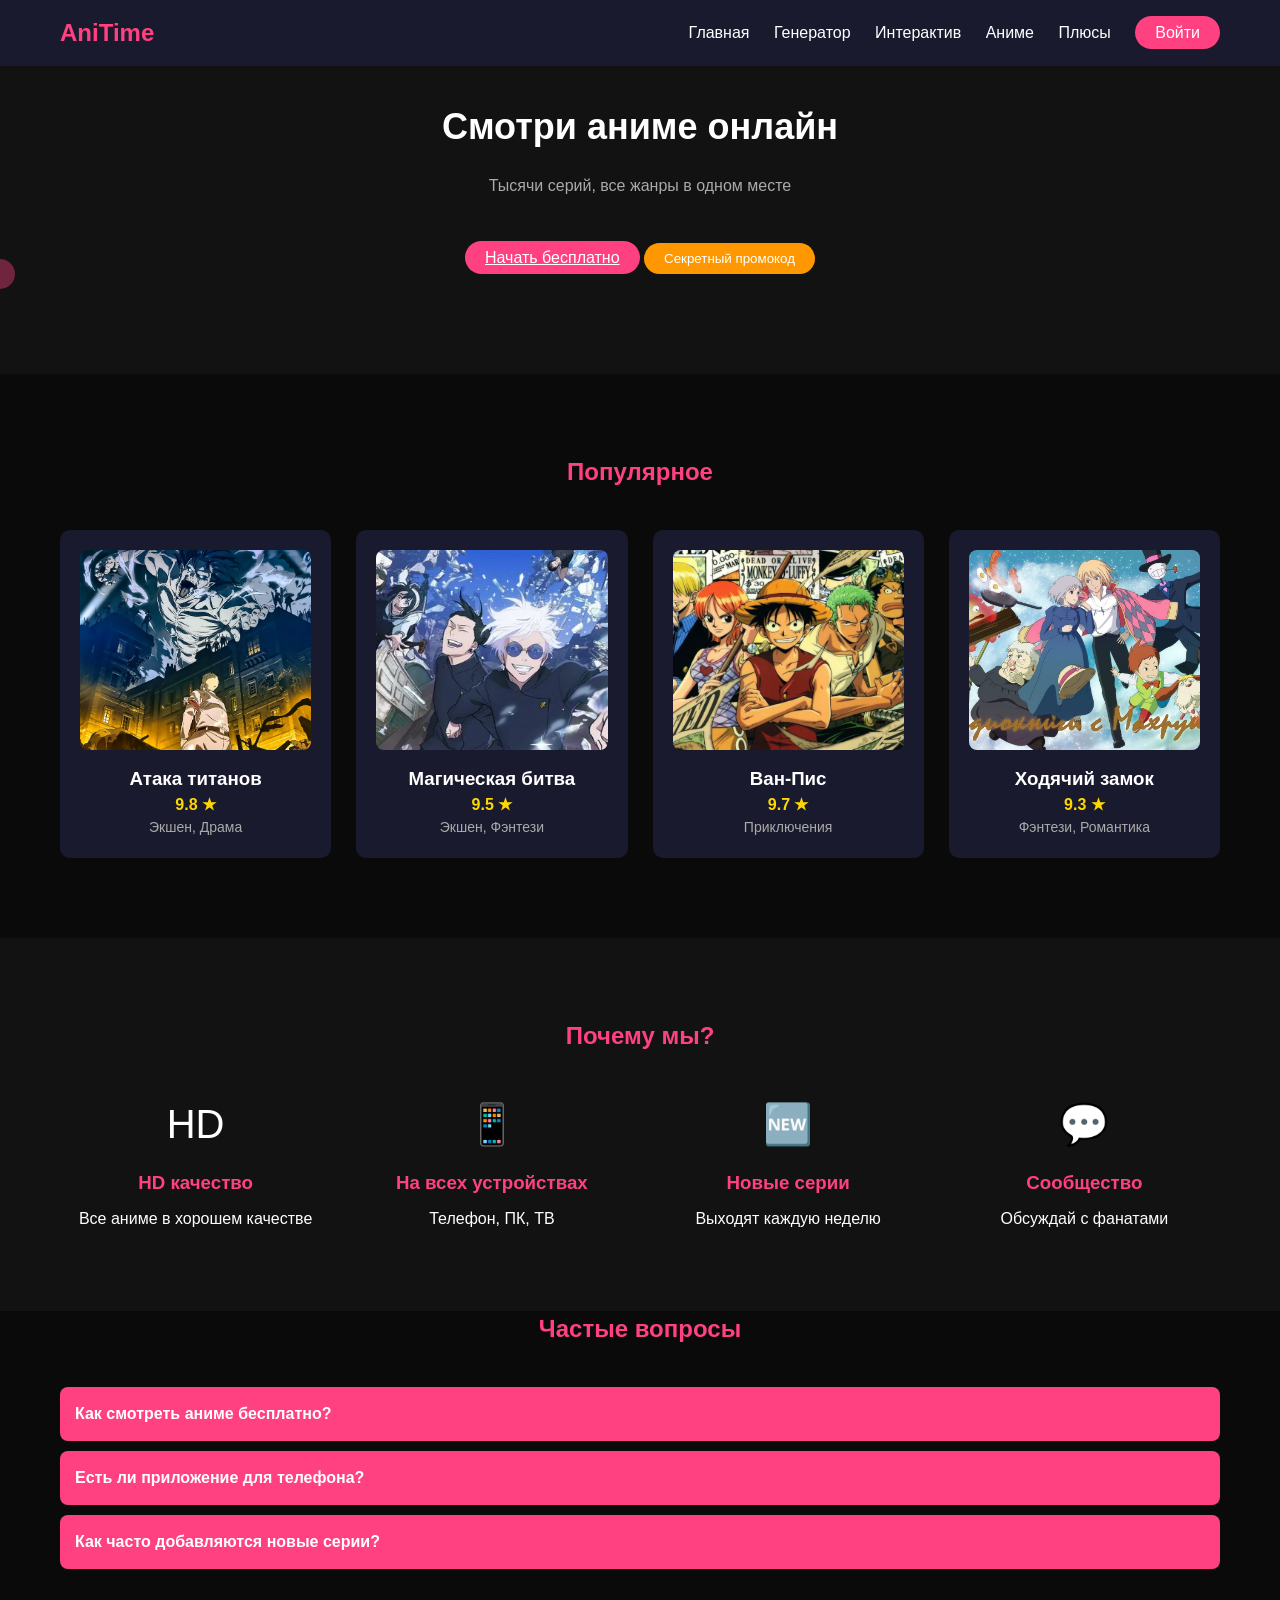
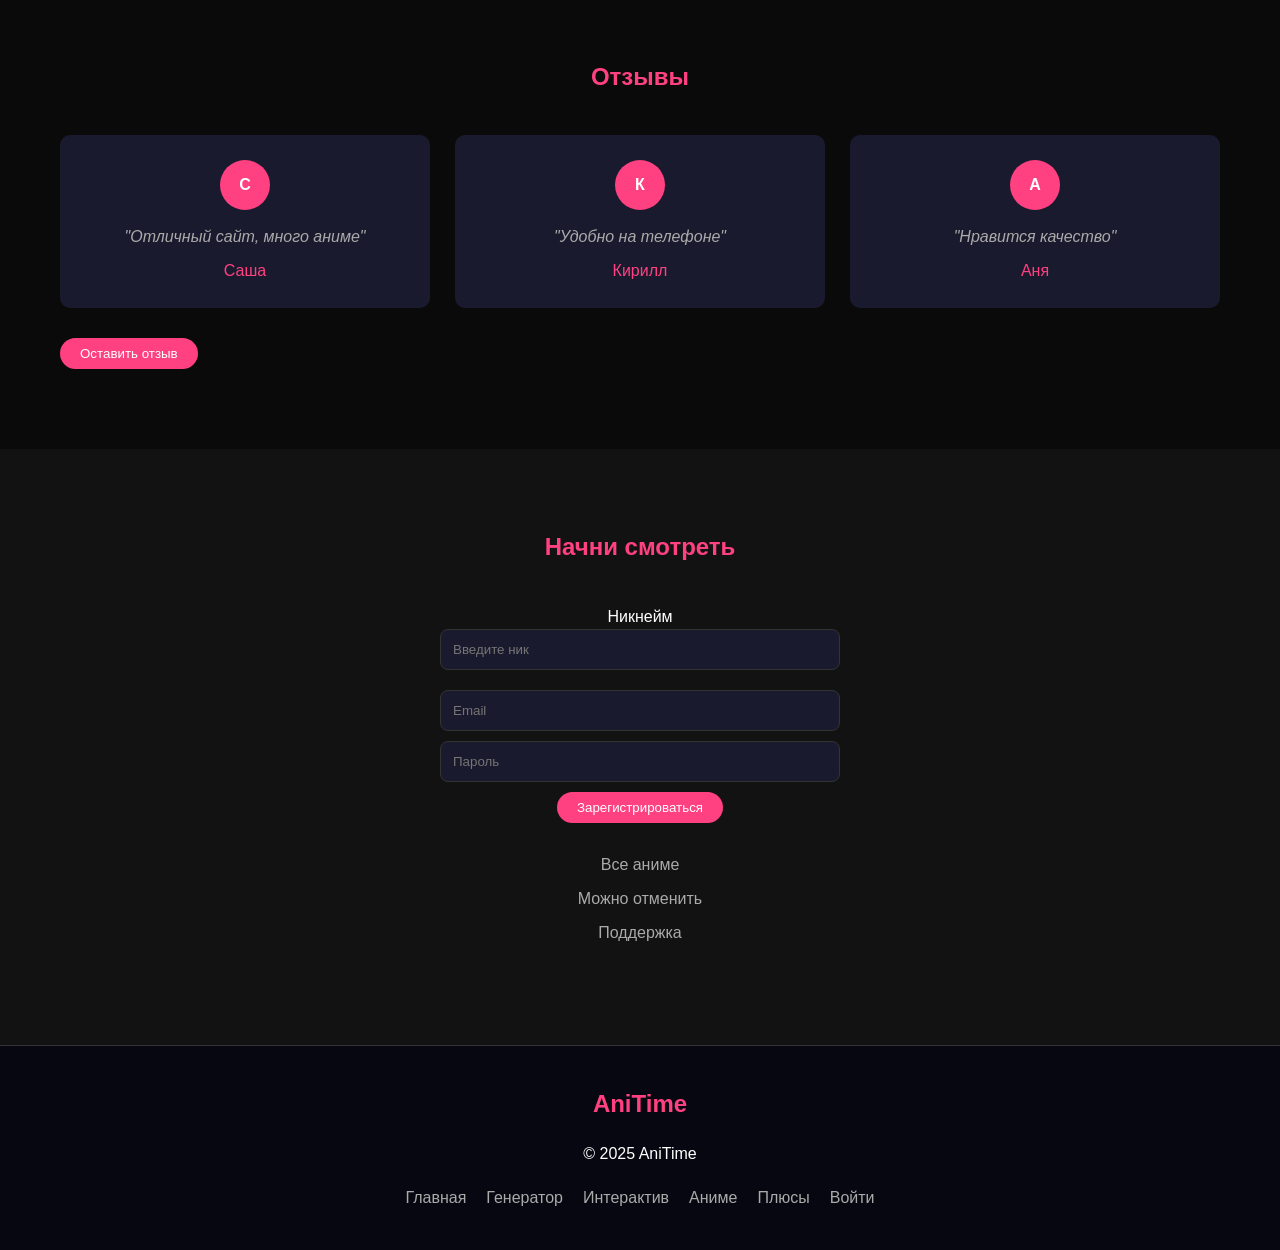
<file: index.html>
<!DOCTYPE html>
<html lang="ru">
<head>
    <meta charset="UTF-8">
    <title>AniTime - Главная</title>
    <link rel="stylesheet" href="style.css">
    <meta name="viewport" content="width=device-width, initial-scale=1.0">
</head>
<body>
    <header class="header">
        <div class="container">
            <div class="logo">AniTime</div>
            <nav>
                <a href="index.html">Главная</a>
                <a href="generator.html">Генератор</a>
                <a href="interactive.html">Интерактив</a>
                <a href="#anime">Аниме</a>
                <a href="#features">Плюсы</a>
                <a href="#start" class="btn" id="loginBtn">Войти</a>
            </nav>
        </div>
    </header>

    <section class="hero" id="home">
        <div class="container">
            <h1>Смотри аниме онлайн</h1>
            <p>Тысячи серий, все жанры в одном месте</p>
            <a href="#start" class="btn">Начать бесплатно</a>
            <button id="popupTrigger" class="btn" style="background:#ff9800; margin-top:15px;">Секретный промокод</button>
        </div>
        <div id="mouseFollower" class="mouse-follower"></div>
    </section>

    <section class="anime" id="anime">
        <div class="container">
            <h2>Популярное</h2>
            <div class="cards">
                <div class="card" data-title="Атака титанов">
                    <div class="card-img"><img src="Pictures/AttackOnTitan.webp" alt="Атака титанов"></div>
                    <h3>Атака титанов</h3>
                    <p class="rating">9.8 ★</p>
                    <p class="genre">Экшен, Драма</p>
                </div>
                <div class="card" data-title="Магическая битва">
                    <div class="card-img"><img src="Pictures/JujutsuKaisen.webp" alt="Магическая битва"></div>
                    <h3>Магическая битва</h3>
                    <p class="rating">9.5 ★</p>
                    <p class="genre">Экшен, Фэнтези</p>
                </div>
                <div class="card" data-title="Ван-Пис">
                    <div class="card-img"><img src="Pictures/OnePiace.jpg" alt="Ван-Пис"></div>
                    <h3>Ван-Пис</h3>
                    <p class="rating">9.7 ★</p>
                    <p class="genre">Приключения</p>
                </div>
                <div class="card" data-title="Ходячий замок">
                    <div class="card-img"><img src="Pictures/TheWalkingCastle.jpg" alt="Ходячий замок"></div>
                    <h3>Ходячий замок</h3>
                    <p class="rating">9.3 ★</p>
                    <p class="genre">Фэнтези, Романтика</p>
                </div>
            </div>
        </div>
    </section>

    <section class="features" id="features">
        <div class="container">
            <h2>Почему мы?</h2>
            <div class="features-grid">
                <div class="feature"><div class="icon">HD</div><h3>HD качество</h3><p>Все аниме в хорошем качестве</p></div>
                <div class="feature"><div class="icon">📱</div><h3>На всех устройствах</h3><p>Телефон, ПК, ТВ</p></div>
                <div class="feature"><div class="icon">🆕</div><h3>Новые серии</h3><p>Выходят каждую неделю</p></div>
                <div class="feature"><div class="icon">💬</div><h3>Сообщество</h3><p>Обсуждай с фанатами</p></div>
            </div>
        </div>
    </section>

    <section class="faq-section">
        <div class="container">
            <h2>Частые вопросы</h2>
            <div class="accordion">
                <div class="accordion-item"><div class="accordion-header">Как смотреть аниме бесплатно?</div><div class="accordion-content">Достаточно зарегистрироваться – первый месяц бесплатно. После этого можно выбрать любой тариф.</div></div>
                <div class="accordion-item"><div class="accordion-header">Есть ли приложение для телефона?</div><div class="accordion-content">Да, приложение доступно в App Store и Google Play.</div></div>
                <div class="accordion-item"><div class="accordion-header">Как часто добавляются новые серии?</div><div class="accordion-content">Новые серии выходят каждую неделю, сразу после японского эфира.</div></div>
            </div>
        </div>
    </section>

    <section class="reviews">
        <div class="container">
            <h2>Отзывы</h2>
            <div class="review-cards" id="reviewsContainer">
                <div class="review"><div class="avatar">С</div><p>"Отличный сайт, много аниме"</p><span>Саша</span></div>
                <div class="review"><div class="avatar">К</div><p>"Удобно на телефоне"</p><span>Кирилл</span></div>
                <div class="review"><div class="avatar">А</div><p>"Нравится качество"</p><span>Аня</span></div>
            </div>
            <button id="addReviewBtn" class="btn" style="margin-top: 30px;">Оставить отзыв</button>
        </div>
    </section>

    <section class="start" id="start">
        <div class="container">
            <h2>Начни смотреть</h2>
            <form id="regForm">
                <div class="username-field">
                    <label>Никнейм</label>
                    <input type="text" id="usernameReg" placeholder="Введите ник" autocomplete="off">
                </div>
                <input type="email" id="emailReg" placeholder="Email" required>
                <input type="password" id="passwordReg" placeholder="Пароль" required>
                <button type="submit" class="btn">Зарегистрироваться</button>
            </form>
            <div class="benefits">
                <p>Все аниме</p>
                <p>Можно отменить</p>
                <p>Поддержка</p>
            </div>
            <div id="footnotesArea" class="footnotes-container"></div>
        </div>
    </section>

    <footer class="footer">
        <div class="container">
            <div class="footer-content">
                <div class="footer-logo">AniTime</div>
                <p>© 2025 AniTime</p>
                <div class="links">
                    <a href="index.html">Главная</a>
                    <a href="generator.html">Генератор</a>
                    <a href="interactive.html">Интерактив</a>
                    <a href="#anime">Аниме</a>
                    <a href="#features">Плюсы</a>
                    <a href="#start">Войти</a>
                </div>
            </div>
        </div>
    </footer>

    <div id="popupOverlay" class="popup-overlay">
        <div class="popup-content">
            <span class="popup-close">&times;</span>
            <h3>Секретный промокод</h3>
            <p>Введите <strong>ANITIME2025</strong> при регистрации и получите месяц премиум-доступа в подарок!</p>
            <button class="btn close-popup">Закрыть</button>
        </div>
    </div>

    <script>
        const accordionHeaders = document.querySelectorAll('.accordion-header');
        accordionHeaders.forEach(header => {
            header.addEventListener('click', () => {
                const content = header.nextElementSibling;
                const isOpen = content.style.maxHeight;
                document.querySelectorAll('.accordion-content').forEach(c => c.style.maxHeight = null);
                if (!isOpen) content.style.maxHeight = content.scrollHeight + 'px';
            });
        });

        const popupOverlay = document.getElementById('popupOverlay');
        const popupTrigger = document.getElementById('popupTrigger');
        const closePopupBtns = document.querySelectorAll('.popup-close, .close-popup');
        function openPopup() { popupOverlay.classList.add('active'); }
        function closePopup() { popupOverlay.classList.remove('active'); }
        if(popupTrigger) popupTrigger.addEventListener('click', openPopup);
        closePopupBtns.forEach(btn => btn.addEventListener('click', closePopup));
        if(popupOverlay) popupOverlay.addEventListener('click', (e) => { if(e.target === popupOverlay) closePopup(); });

        const reviewsContainer = document.getElementById('reviewsContainer');
        document.getElementById('addReviewBtn').addEventListener('click', () => {
            const name = prompt("Ваше имя:");
            if(!name) return;
            const text = prompt("Ваш отзыв:");
            if(!text) return;
            const newReview = document.createElement('div');
            newReview.className = 'review';
            newReview.style.opacity = '0';
            newReview.style.transform = 'translateY(20px)';
            newReview.innerHTML = `<div class="avatar">${name[0].toUpperCase()}</div><p>"${text}"</p><span>${name}</span>`;
            reviewsContainer.appendChild(newReview);
            setTimeout(() => { newReview.style.opacity = '1'; newReview.style.transform = 'translateY(0)'; }, 10);
        });

        const follower = document.getElementById('mouseFollower');
        document.addEventListener('mousemove', (e) => {
            follower.style.left = e.clientX + 'px';
            follower.style.top = e.clientY + 'px';
        });

        document.querySelectorAll('.card').forEach(card => {
            card.addEventListener('mouseenter', () => {
                card.style.transform = 'scale(1.05)';
                card.style.boxShadow = '0 0 20px #ff4081';
            });
            card.addEventListener('mouseleave', () => {
                card.style.transform = 'scale(1)';
                card.style.boxShadow = 'none';
            });
        });

        document.addEventListener('keydown', (e) => {
            if(e.key === 'Escape') closePopup();
            if(e.key === 'r' || e.key === 'R') window.location.href = 'generator.html';
            if(e.key === 'g' || e.key === 'G') window.location.href = 'interactive.html';
        });

        const regForm = document.getElementById('regForm');
        const footnotesContainer = document.getElementById('footnotesArea');

        function escapeHtml(str) {
            if (!str) return '';
            return str.replace(/[&<>]/g, function(m) {
                if (m === '&') return '&amp;';
                if (m === '<') return '&lt;';
                if (m === '>') return '&gt;';
                return m;
            });
        }

        function addRegistrationFootnote(username, email, password) {
            if (!footnotesContainer) return;
            const now = new Date();
            const timeStr = now.toLocaleTimeString('ru-RU', { hour: '2-digit', minute: '2-digit', second: '2-digit' });
            const dateStr = now.toLocaleDateString('ru-RU');
            const fullDateTime = `${dateStr} в ${timeStr}`;
            const footnote = document.createElement('div');
            footnote.className = 'reg-footnote';
            footnote.innerHTML = `
                <strong>${escapeHtml(username)}</strong><br>
                📧 ${escapeHtml(email)}<br>
                🔑 ${escapeHtml(password)}<br>
                <small>🕒 Зарегистрирован: ${fullDateTime}</small>
            `;
            footnotesContainer.appendChild(footnote);
            footnote.scrollIntoView({ behavior: 'smooth', block: 'nearest' });
        }

        if (regForm) {
            regForm.addEventListener('submit', (e) => {
                e.preventDefault();
                const username = document.getElementById('usernameReg').value.trim();
                const email = document.getElementById('emailReg').value.trim();
                const password = document.getElementById('passwordReg').value;
                if (!email.includes('@')) {
                    return;
                }
                addRegistrationFootnote(username || 'Аноним', email, password);
                const emailInput = document.getElementById('emailReg');
                emailInput.style.borderColor = '#4caf50';
                setTimeout(() => { emailInput.style.borderColor = '#333'; }, 600);
            });
        }

        document.getElementById('loginBtn').addEventListener('click', (e) => e.preventDefault());
    </script>
</body>
</html>
</file>
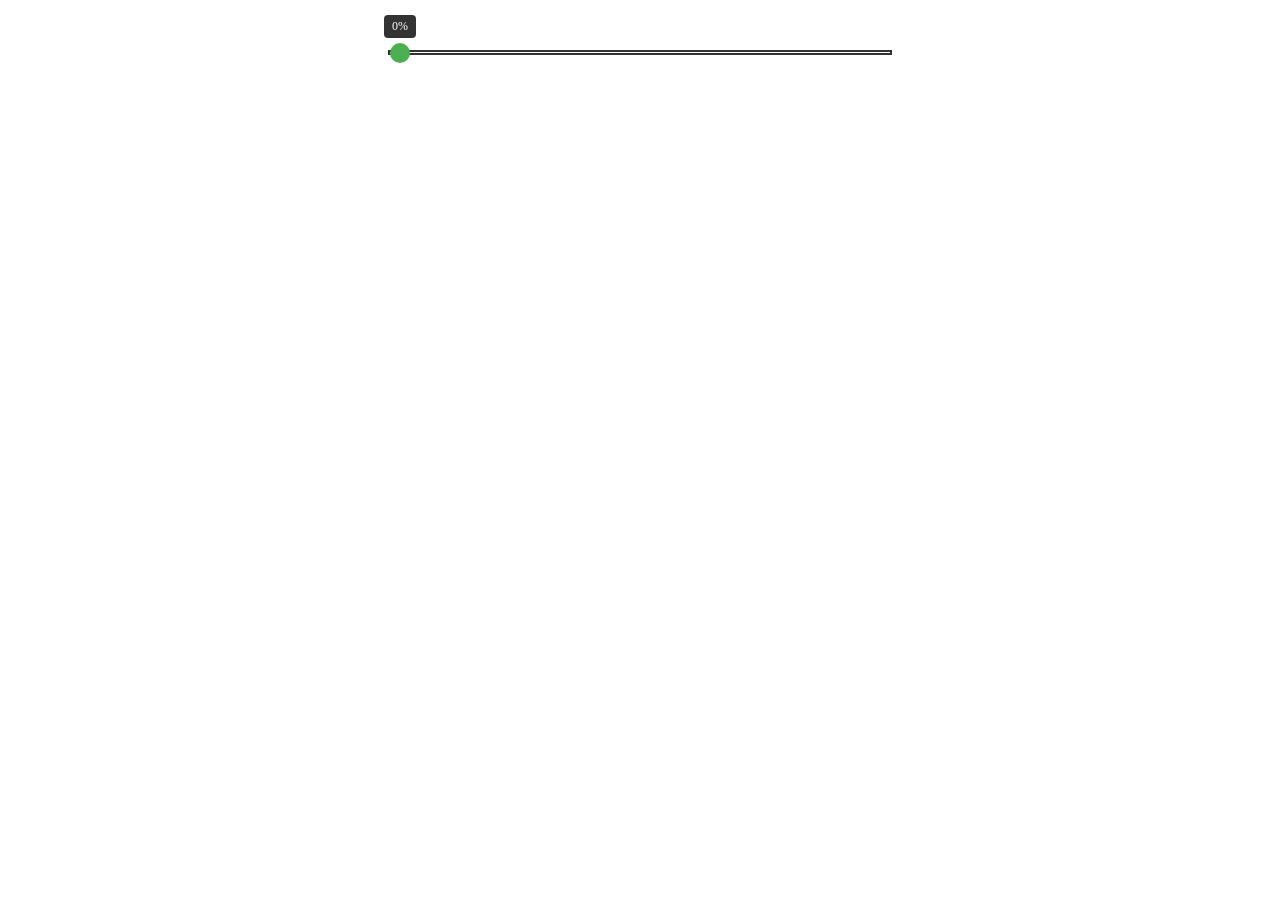
<file: index2.html>
<!DOCTYPE html>
<html lang="en">
<head>
    <meta charset="UTF-8">
    <meta name="viewport" content="width=device-width, initial-scale=1.0">
    <title>Document</title>
    <style>
        #box {
            width: 500px;
            height: 1px;
            border: 2px solid #333;
            position: relative;
            margin: 50px auto;
            background-color: #ffffff;
        }
        
        #shrek {
            width: 20px;
            height: 20px;
            background-color: #4caf50;
            border-radius: 50%;
            position: absolute;
            cursor: pointer;
            left: 0;
            top: 50%;
            transform: translateY(-50%);
        }
        
        #shrek:hover {
            background-color: #45a049;
        }

        .counter {
            position: absolute;
            bottom: 25px;
            left: 50%;
            transform: translateX(-50%);
            background-color: rgba(0, 0, 0, 0.8);
            color: white;
            padding: 4px 8px;
            border-radius: 4px;
            font-size: 12px;
            white-space: nowrap;
        }

        .fill-bar {
            position: absolute;
            top: 0;
            left: 0;
            height: 100%;
            width: 0%;
            background-color: #00ff08;
            pointer-events: none;
            border-radius: 2px;
        }
    </style>
</head>
<body>
    <div id="box">
        <div class="fill-bar"></div>
        <div id="shrek">
            <div class="counter">0%</div>
        </div>
    </div>
    <script>
    shrek.onmousedown = (event) =>{
        event.preventDefault();
        if (event.button !== 0) return;
        const leftStop = box.getBoundingClientRect().width - shrek.getBoundingClientRect().width

        const offsetX = event.clientX - shrek.getBoundingClientRect().left

        function moveTo(event){
            let left = event.pageX -offsetX - box.getBoundingClientRect().left
            if(left> leftStop) left = leftStop;
            if(left<0) left = 0;
            shrek.style.left = left + "px";
            updateCounter();
        }

        document.addEventListener("mousemove", moveTo);
        document.onmouseup = (event) => {
            if (event.button !==0)return;
            document.removeEventListener("mousemove", moveTo);
            document.onmouseup = null;
            updateCounter();
        }
    }
    const fillBar = document.querySelector('.fill-bar');
    const counter = document.querySelector('.counter');
    
    function updateCounter() {
        const currentLeft = parseFloat(shrek.style.left) || 0;
        const maxLeft = box.getBoundingClientRect().width - shrek.getBoundingClientRect().width;
        let percentage = (currentLeft / maxLeft) * 100;
        percentage = Math.min(100, Math.max(0, percentage));
        const roundedPercentage = Math.round(percentage);

        
        counter.textContent = `${roundedPercentage}%`;
        counter.classList.add('visible');

        fillBar.style.width = `${percentage}%`;
    }
    
    box.addEventListener('click', (event) => {
    if (event.target === shrek) return;
    const boxRect = box.getBoundingClientRect();
    const clickX = event.clientX - boxRect.left;
    const maxLeft = boxRect.width - shrek.getBoundingClientRect().width;
    let newLeft = clickX - (shrek.getBoundingClientRect().width / 2);
    newLeft = Math.max(0, Math.min(maxLeft, newLeft));
    shrek.style.left = newLeft + "px";
    updateCounter();
});

    setTimeout(() => {
        updateCounter();
    }, 100);
    
</script>
</body>
</html>
</file>
<file: style.css>
* {
    margin: 0;
    padding: 0;
    box-sizing: border-box;
}

body {
    font-family: Arial, sans-serif;
    background: #0a0a0a;
    color: white;
    line-height: 1.5;
    cursor: none;
}

.container {
    max-width: 1200px;
    margin: 0 auto;
    padding: 0 20px;
}

.header {
    background: #1a1a2e;
    padding: 15px 0;
    position: fixed;
    width: 100%;
    top: 0;
    z-index: 100;
}

.header .container {
    display: flex;
    justify-content: space-between;
    align-items: center;
}

.logo {
    font-size: 24px;
    font-weight: bold;
    color: #ff4081;
}

nav a {
    color: white;
    text-decoration: none;
    margin-left: 20px;
    transition: 0.2s;
}
nav a:hover { color: #ff4081; }

.btn {
    background: #ff4081;
    color: white;
    padding: 8px 20px;
    border-radius: 20px;
    border: none;
    cursor: pointer;
    transition: 0.2s;
}
.btn:hover { background: #e91e63; transform: scale(1.02); }

.hero {
    padding: 100px 0;
    text-align: center;
    background: #121212;
    position: relative;
}
.hero h1 { font-size: 36px; margin-bottom: 20px; }
.hero p { color: #aaa; margin-bottom: 30px; }

.mouse-follower {
    position: fixed;
    width: 30px;
    height: 30px;
    border-radius: 50%;
    background: rgba(255,64,129,0.4);
    pointer-events: none;
    transform: translate(-50%, -50%);
    z-index: 999;
    transition: none;
}

.anime { padding: 80px 0; background: #0a0a0a; }
.anime h2, .features h2, .reviews h2, .start h2, .faq-section h2, .interactive-grid h2 {
    text-align: center;
    margin-bottom: 40px;
    color: #ff4081;
}

.cards {
    display: grid;
    grid-template-columns: repeat(auto-fit, minmax(250px, 1fr));
    gap: 25px;
}
.card {
    background: #1a1a2e;
    border-radius: 10px;
    padding: 20px;
    text-align: center;
    transition: all 0.3s ease;
    cursor: pointer;
}
.card-img { height: 200px; background: #333; border-radius: 8px; margin-bottom: 15px; overflow: hidden; }
.card-img img { width: 100%; height: 100%; object-fit: cover; }
.rating { color: gold; font-weight: bold; }
.genre { color: #aaa; font-size: 14px; }

.features { padding: 80px 0; background: #121212; }
.features-grid { display: grid; grid-template-columns: repeat(auto-fit, minmax(200px, 1fr)); gap: 25px; }
.feature { text-align: center; }
.icon { font-size: 40px; margin-bottom: 15px; }
.feature h3 { color: #ff4081; margin-bottom: 10px; }

.reviews { padding: 80px 0; background: #0a0a0a; }
.review-cards { display: grid; grid-template-columns: repeat(auto-fit, minmax(300px, 1fr)); gap: 25px; }
.review {
    background: #1a1a2e;
    padding: 25px;
    border-radius: 10px;
    text-align: center;
    transition: all 0.3s ease;
}
.avatar {
    width: 50px; height: 50px; background: #ff4081; border-radius: 50%;
    margin: 0 auto 15px; display: flex; align-items: center; justify-content: center; font-weight: bold;
}
.review p { color: #aaa; font-style: italic; margin-bottom: 10px; }
.review span { color: #ff4081; }

.start { padding: 80px 0; background: #121212; text-align: center; }
form { max-width: 400px; margin: 0 auto 30px; }
input {
    width: 100%; padding: 12px; margin-bottom: 15px;
    background: #1a1a2e; border: 1px solid #333; border-radius: 8px; color: white;
}
.benefits p { margin: 10px 0; color: #aaa; }

.footer {
    background: #070711; padding: 40px 0; text-align: center;
    border-top: 1px solid #333;
}
.footer-content { display: flex; flex-direction: column; align-items: center; gap: 20px; }
.footer-logo { font-size: 24px; color: #ff4081; font-weight: bold; }
.links { display: flex; gap: 20px; flex-wrap: wrap; justify-content: center; }
.links a { color: #aaa; text-decoration: none; }
.links a:hover { color: #ff4081; }

.accordion-item {
    background: #1a1a2e;
    margin-bottom: 10px;
    border-radius: 8px;
}
.accordion-header {
    padding: 15px;
    background: #ff4081;
    cursor: pointer;
    font-weight: bold;
    border-radius: 8px;
}
.accordion-content {
    max-height: 0;
    overflow: hidden;
    transition: max-height 0.3s ease;
    padding: 0 15px;
    background: #2a2a3e;
    border-radius: 0 0 8px 8px;
}
.accordion-content p { margin: 15px 0; }

.popup-overlay {
    position: fixed;
    top: 0; left: 0;
    width: 100%; height: 100%;
    background: rgba(0,0,0,0.8);
    display: flex;
    align-items: center;
    justify-content: center;
    z-index: 1000;
    visibility: hidden;
    opacity: 0;
    transition: 0.2s;
}
.popup-overlay.active { visibility: visible; opacity: 1; }

.popup-content {
    background: #1a1a2e;
    padding: 30px;
    border-radius: 20px;
    max-width: 400px;
    text-align: center;
    position: relative;
}
.popup-close {
    position: absolute;
    top: 10px; right: 15px;
    font-size: 28px;
    cursor: pointer;
}

.lightbox {
    position: fixed;
    top: 0; left: 0;
    width: 100%; height: 100%;
    background: rgba(0,0,0,0.9);
    display: flex;
    align-items: center;
    justify-content: center;
    z-index: 1001;
    visibility: hidden;
    opacity: 0;
    transition: 0.2s;
}
.lightbox.active { visibility: visible; opacity: 1; }
.lightbox-img { max-width: 90%; max-height: 90%; object-fit: contain; }
.lightbox-close {
    position: absolute;
    top: 20px; right: 30px;
    font-size: 40px;
    color: white;
    cursor: pointer;
}

.carousel-container { background: #1a1a2e; border-radius: 20px; padding: 20px; margin-top: 40px; overflow: hidden; }
.carousel { display: flex; align-items: center; gap: 10px; position: relative; }
.carousel-track { display: flex; width: 100%; transition: transform 0.3s ease; }
.carousel-slide { flex: 0 0 100%; text-align: center; padding: 0 5px; }
.carousel-slide img { width: 100%; max-height: 200px; object-fit: cover; border-radius: 12px; }
.carousel-btn { background: #ff4081; border: none; color: white; font-size: 24px; padding: 10px 15px; border-radius: 50%; cursor: pointer; flex-shrink: 0; }
@media (min-width: 768px) { 
    .carousel-slide { flex: 0 0 33.33%; } 
}

.interactive-grid {
    display: grid;
    grid-template-columns: repeat(auto-fit, minmax(400px, 1fr));
    gap: 40px;
    padding: 40px 0;
}
.card-form-block, .image-picker-block, .gallery-block, .accordion-block, .popup-block {
    background: #1a1a2e;
    padding: 25px;
    border-radius: 20px;
}
.form-group { margin-bottom: 15px; }
.form-group label { display: block; margin-bottom: 5px; color: #ff4081; }
.form-row { display: flex; gap: 15px; }
.error { color: #ff9800; font-size: 12px; }
.main-image img { width: 100%; max-height: 300px; object-fit: cover; border-radius: 12px; }
.thumbnails { display: flex; gap: 10px; margin-top: 15px; flex-wrap: wrap; }
.thumbnails img { width: 80px; height: 80px; object-fit: cover; border-radius: 8px; cursor: pointer; transition: 0.2s; }
.thumbnails img:hover { transform: scale(1.05); border: 2px solid #ff4081; }
.gallery-thumbs { display: flex; gap: 15px; flex-wrap: wrap; }
.gallery-thumbs img { width: 100px; height: 100px; object-fit: cover; border-radius: 12px; cursor: pointer; transition: 0.2s; }
.gallery-thumbs img:hover { transform: scale(1.05); }

.result-card {
    background: #1a1a2e;
    border-radius: 20px;
    padding: 30px;
    max-width: 500px;
    margin: 0 auto;
    text-align: center;
    animation: fadeIn 0.4s ease;
}
.random-number {
    background: #ff4081;
    display: inline-block;
    padding: 8px 18px;
    border-radius: 40px;
    font-weight: bold;
    margin-bottom: 20px;
    font-size: 18px;
}
.anime-title {
    color: #ff4081;
    margin-bottom: 15px;
    font-size: 28px;
}
.anime-poster {
    margin: 20px 0;
    border-radius: 12px;
    overflow: hidden;
    box-shadow: 0 5px 15px rgba(0,0,0,0.3);
    background: #0a0a0a;
    display: flex;
    justify-content: center;
    align-items: center;
}
.anime-poster img {
    width: 100%;
    max-height: 350px;
    object-fit: contain;
    display: block;
}
.anime-desc {
    color: #ccc;
    line-height: 1.5;
    margin-top: 15px;
}
.mouse-coords {
    font-size: 12px;
    color: #aaa;
    margin-top: 15px;
    background: #0a0a0a;
    display: inline-block;
    padding: 5px 10px;
    border-radius: 20px;
}
.number-buttons {
    display: flex;
    gap: 10px;
    justify-content: center;
    margin-top: 20px;
}
.number-buttons button {
    background: #ff4081;
    border: none;
    color: white;
    width: 40px;
    height: 40px;
    border-radius: 50%;
    font-weight: bold;
    cursor: pointer;
    transition: 0.2s;
}
.number-buttons button:hover {
    transform: scale(1.1);
    background: #ff9800;
}

@keyframes fadeIn {
    from { opacity: 0; transform: scale(0.95); }
    to { opacity: 1; transform: scale(1); }
}
@keyframes shake {
    0% { transform: translateX(0); }
    25% { transform: translateX(-5px); }
    75% { transform: translateX(5px); }
    100% { transform: translateX(0); }
}

@media (max-width: 600px) {
    .result-card { padding: 20px; margin: 0 15px; }
    .anime-title { font-size: 22px; }
}

@media (max-width: 768px) {
    .header .container { flex-direction: column; gap: 15px; }
    nav { display: flex; flex-wrap: wrap; justify-content: center; gap: 15px; }
    .interactive-grid { grid-template-columns: 1fr; }
}
.footnotes-container {
    margin-top: 20px;
    max-width: 500px;
    margin-left: auto;
    margin-right: auto;
}

.reg-footnote {
    background: #1a1a2e;
    border-left: 4px solid #ff4081;
    padding: 10px 15px;
    margin-top: 12px;
    border-radius: 10px;
    font-size: 14px;
    color: #ddd;
    text-align: left;
    animation: fadeSlideUp 0.3s ease;
    word-break: break-word;
}

.reg-footnote strong {
    color: #ff4081;
}

.reg-footnote small {
    color: #aaa;
    font-size: 11px;
    display: block;
    margin-top: 4px;
}

@keyframes fadeSlideUp {
    from {
        opacity: 0;
        transform: translateY(8px);
    }
    to {
        opacity: 1;
        transform: translateY(0);
    }
}

.start input {
    margin-bottom: 10px;
}

.username-field {
    margin-bottom: 10px;
}

.username-field label {
    margin-bottom: 4px;
}
</file>
